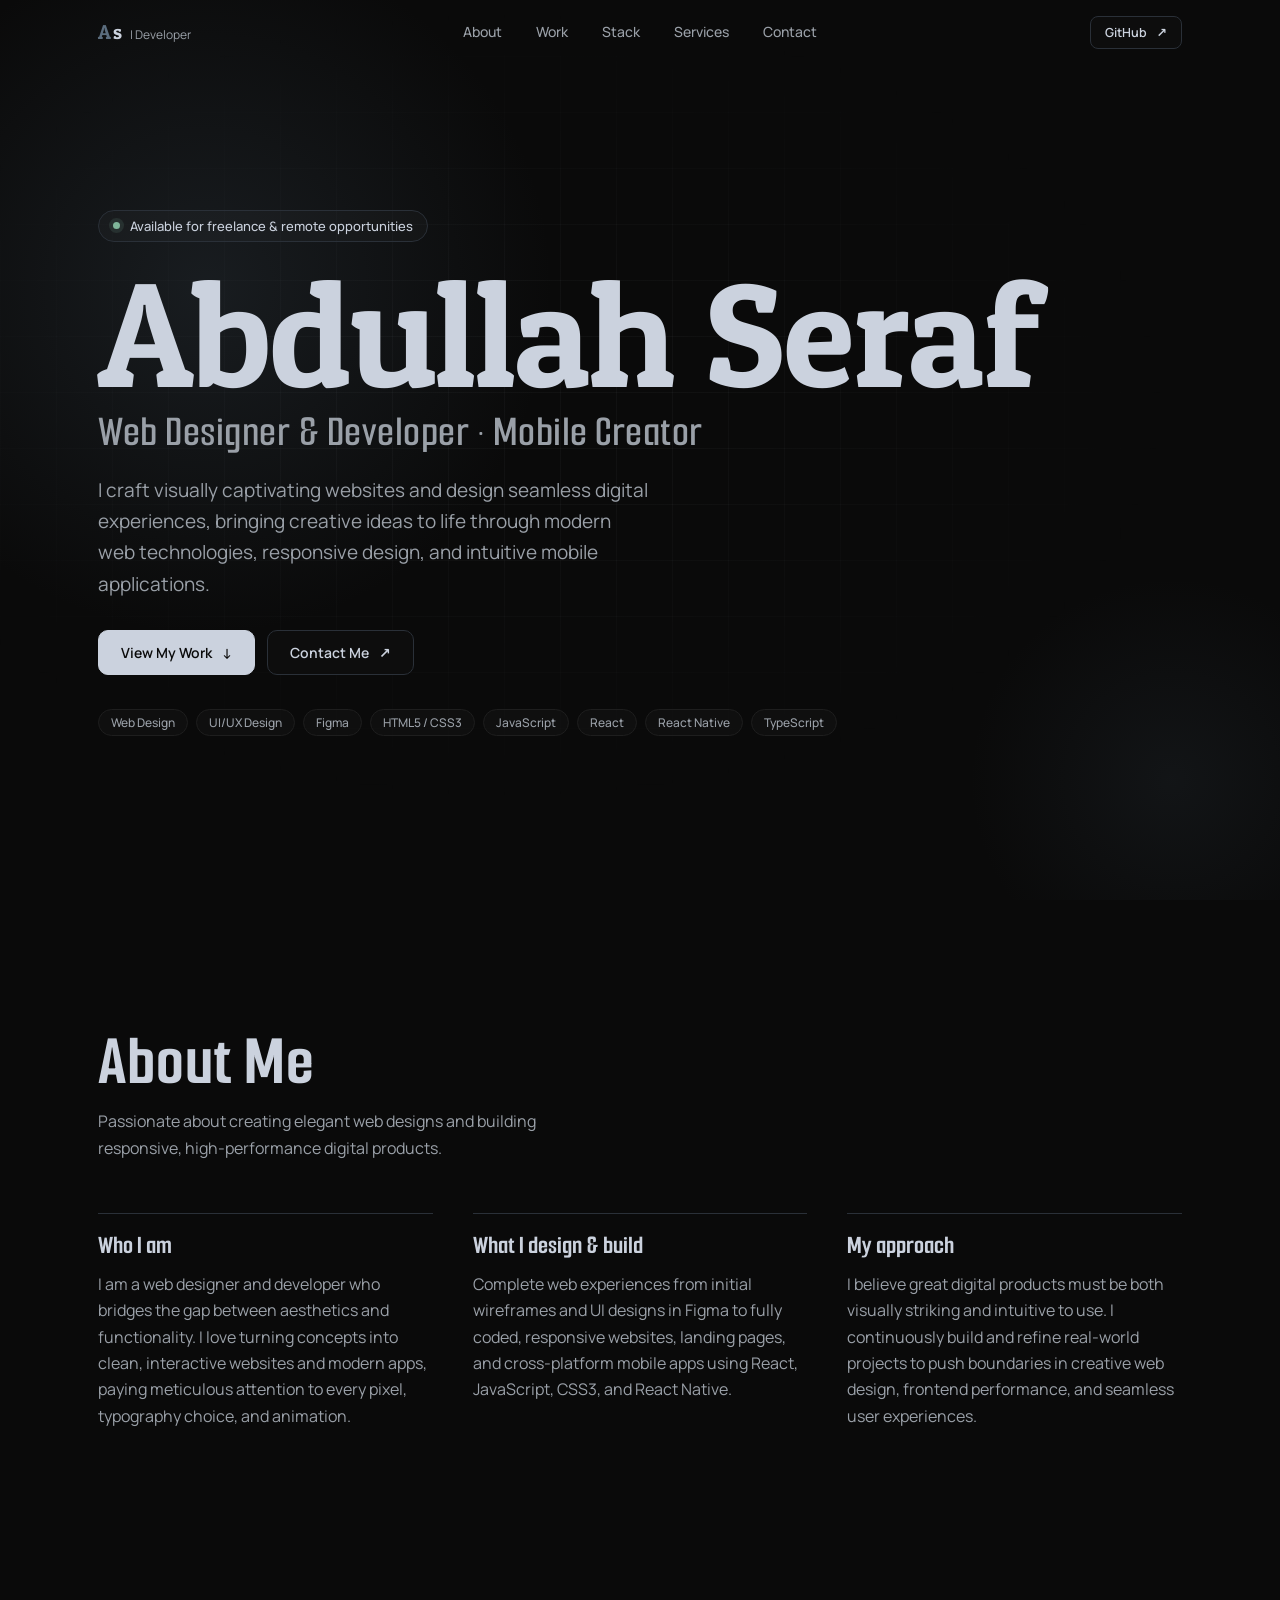
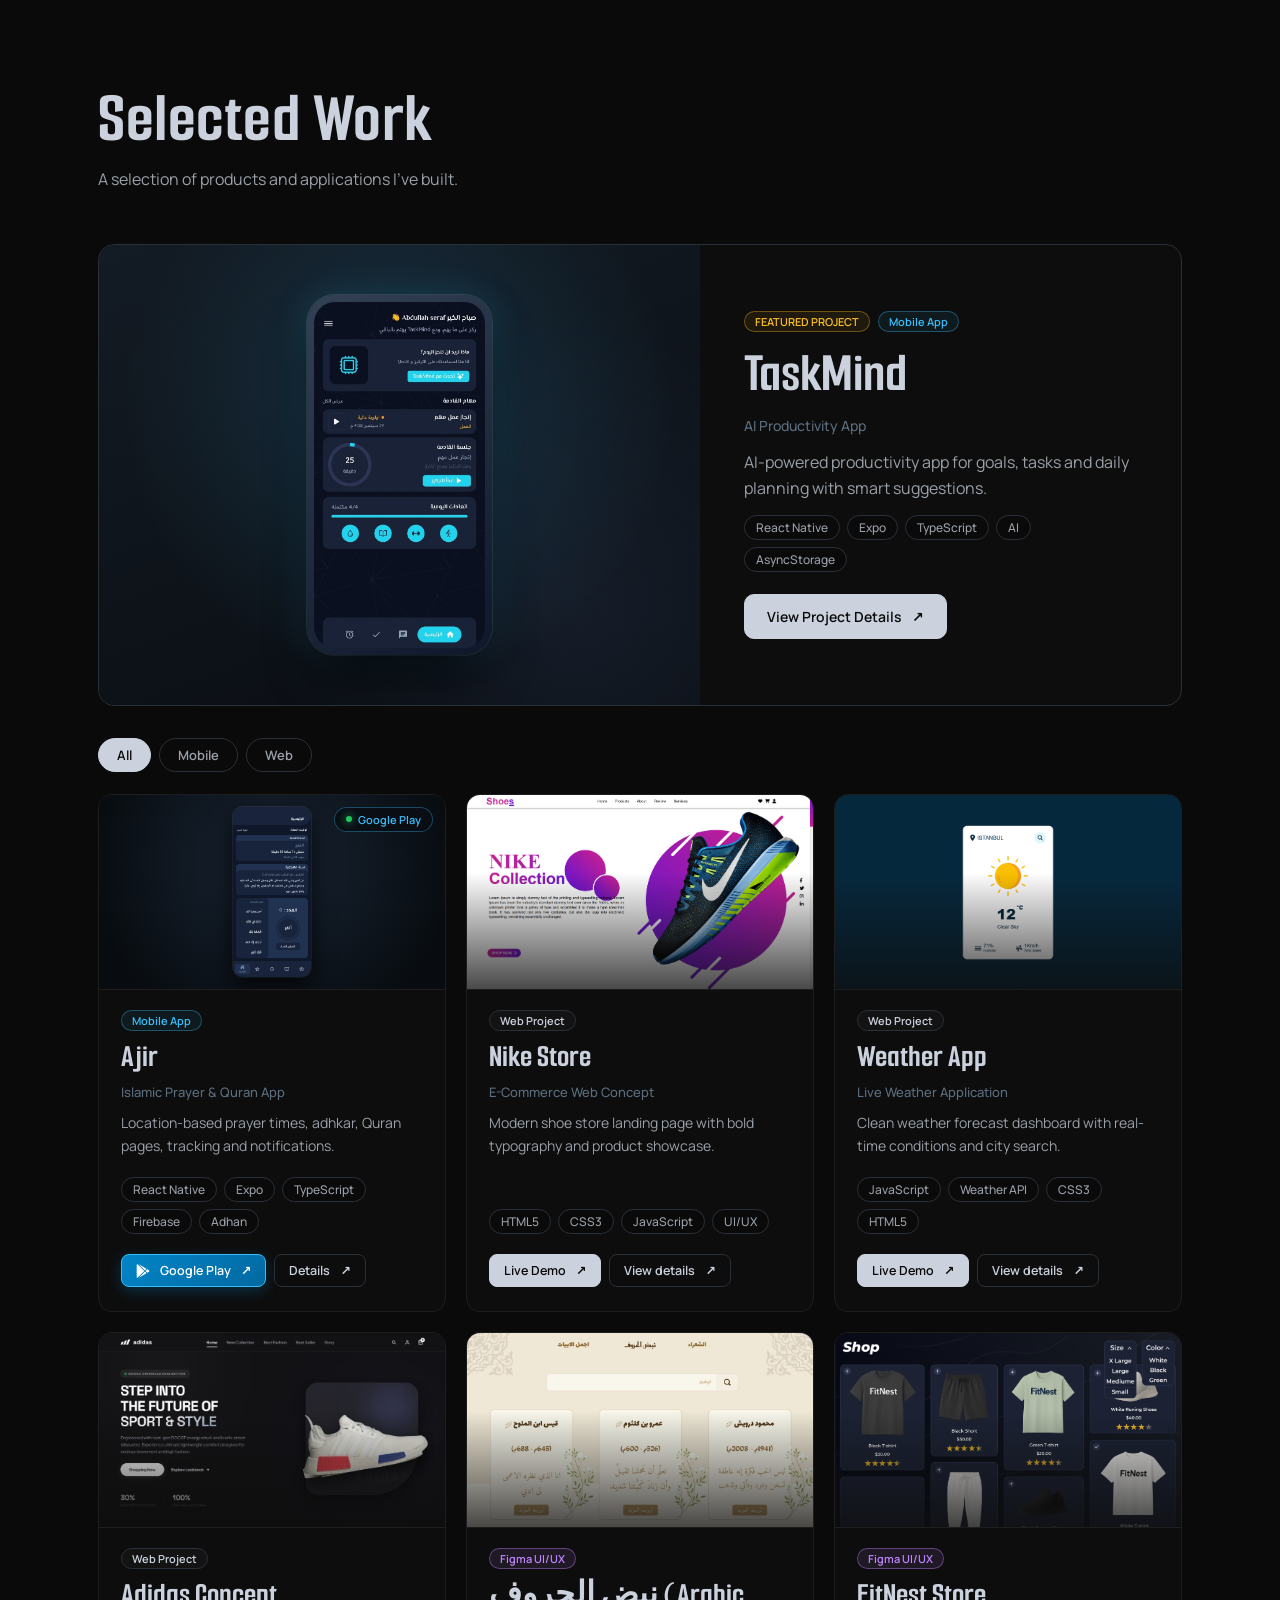
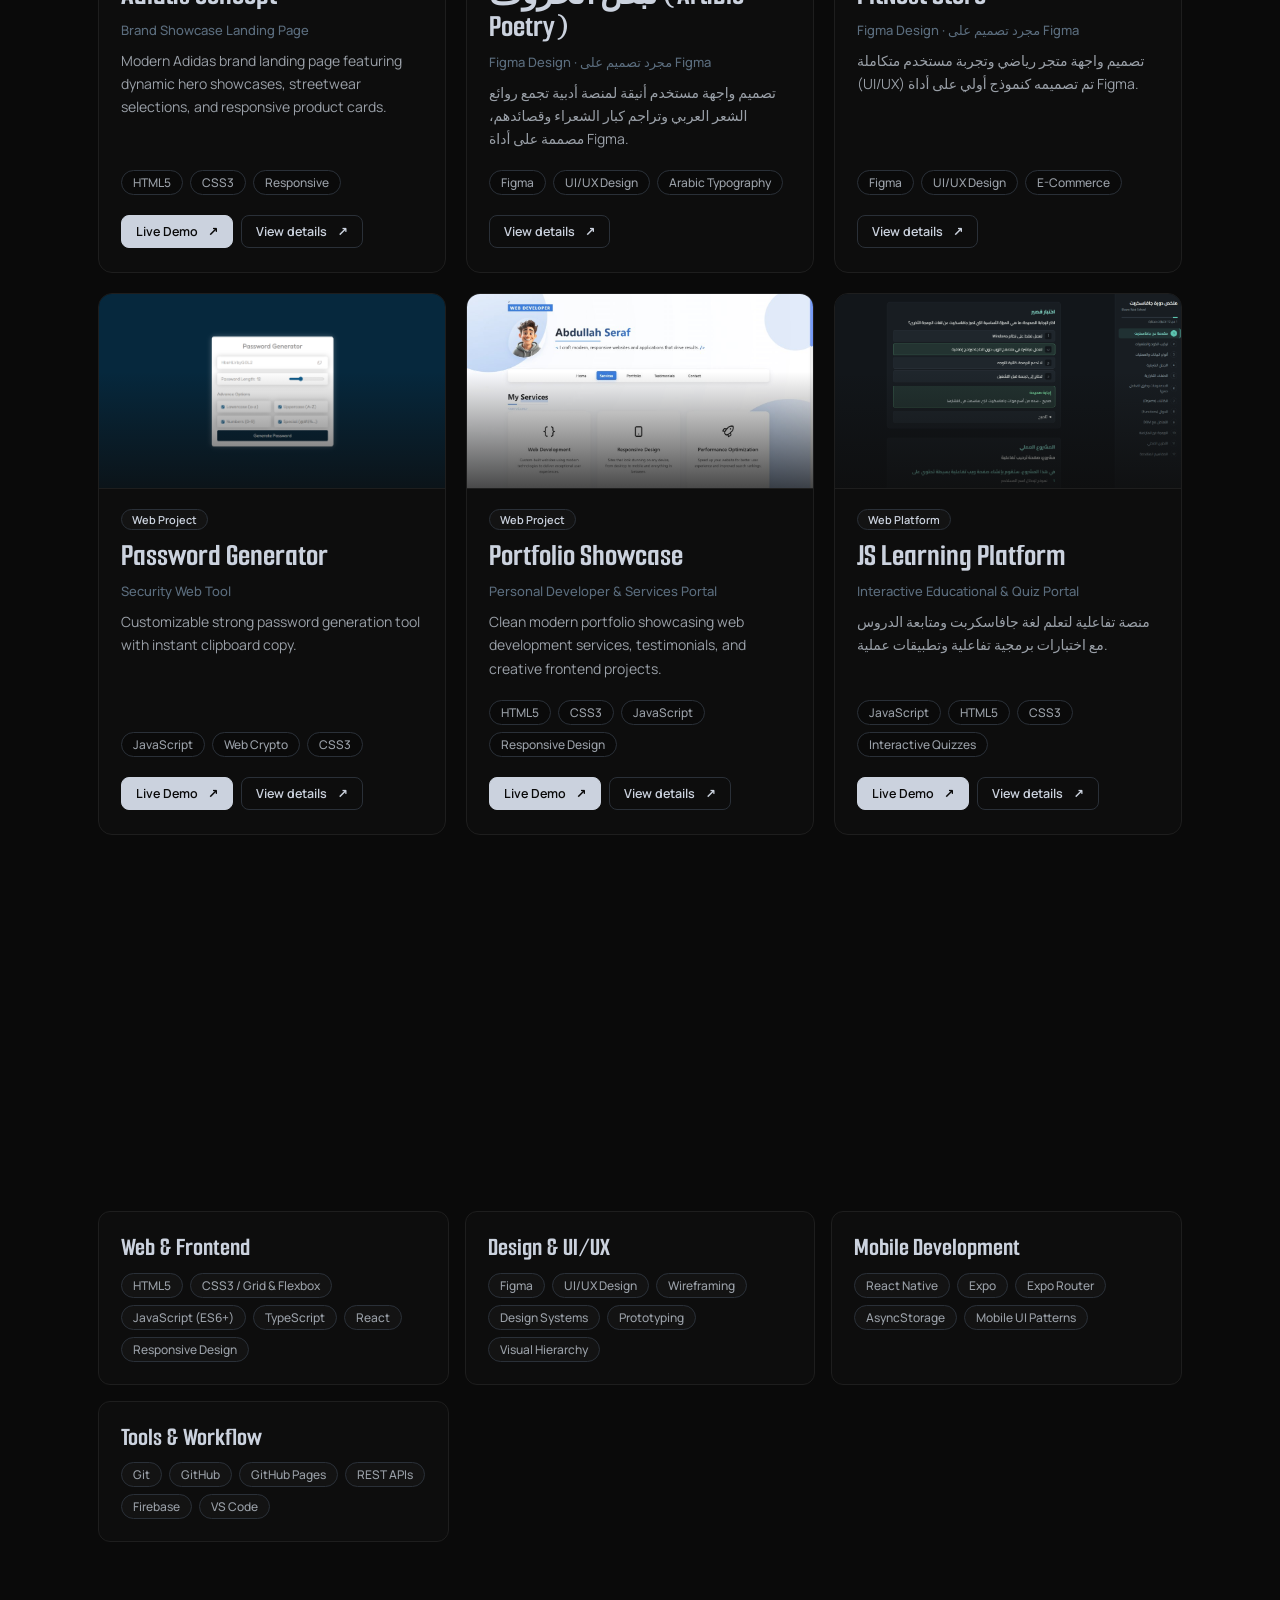
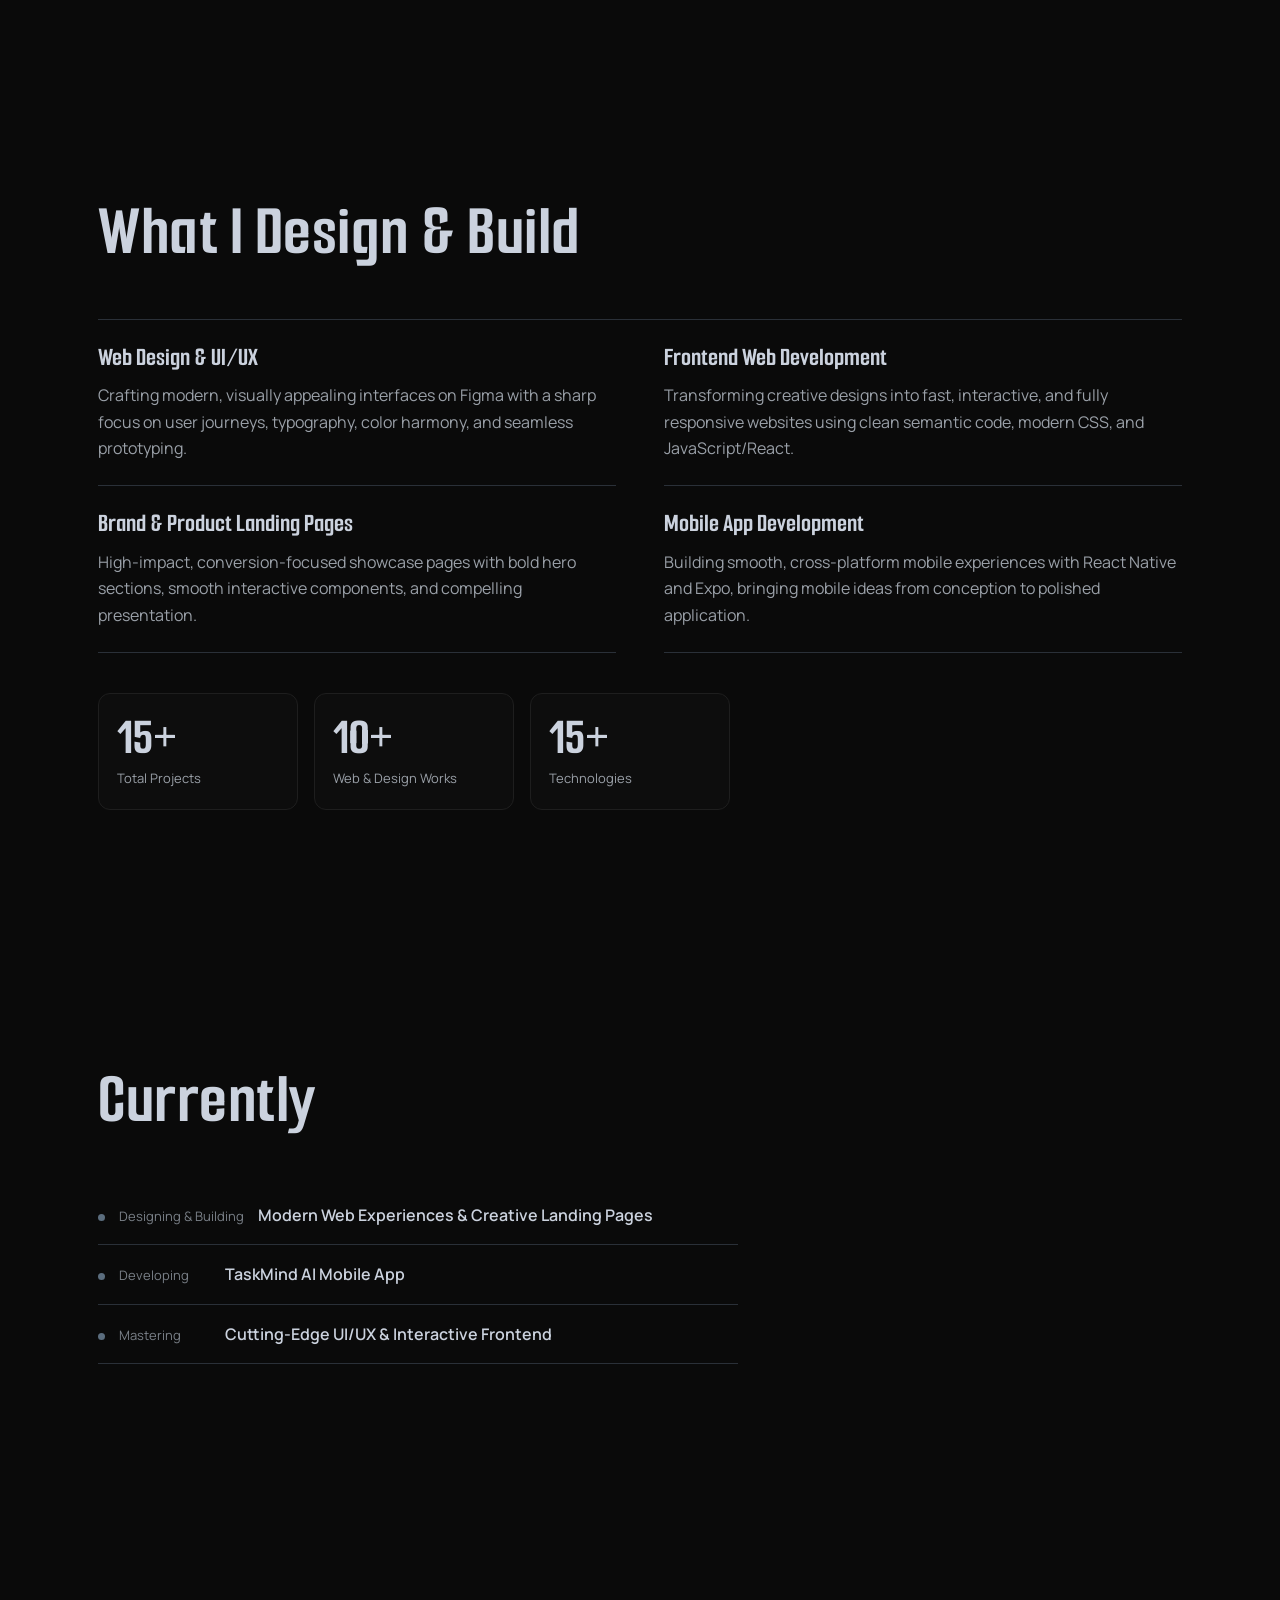
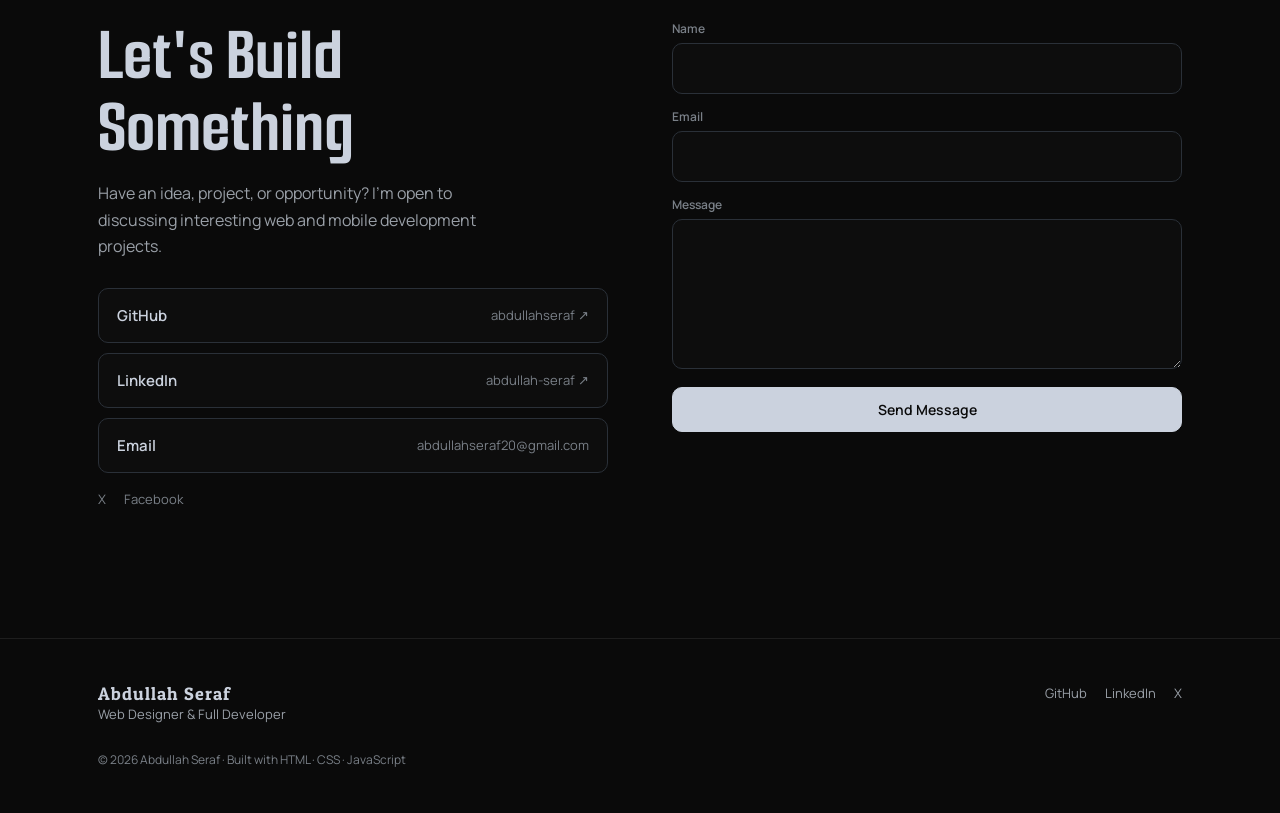
<file: index.html>
<!doctype html>
<html lang="en">
  <head>
    <meta charset="UTF-8" />
    <meta name="viewport" content="width=device-width, initial-scale=1" />
    <title>Abdullah Seraf | Web Designer &amp; Developer</title>
    <meta
      name="description"
      content="Abdullah Seraf is a web designer and developer creating modern, responsive websites, creative UI/UX designs, and mobile applications with React, React Native, and TypeScript."
    />
    <meta name="author" content="Abdullah Seraf" />
    <meta name="theme-color" content="#0a0a0a" />
    <meta name="color-scheme" content="dark" />
    <meta property="og:type" content="website" />
    <meta
      property="og:title"
      content="Abdullah Seraf | Web Designer &amp; Developer"
    />
    <meta
      property="og:description"
      content="Creative web design, responsive frontend development, and modern mobile products."
    />
    <meta property="og:url" content="https://abdullahseraf.github.io" />
    <meta name="twitter:card" content="summary" />
    <meta
      name="twitter:title"
      content="Abdullah Seraf | Web &amp; Mobile Developer"
    />
    <meta
      name="twitter:description"
      content="Modern digital products with React, React Native &amp; TypeScript."
    />
    <link rel="icon" href="images/favicon.ico" type="image/x-icon" />
    <link rel="preconnect" href="https://fonts.googleapis.com" />
    <link rel="preconnect" href="https://fonts.gstatic.com" crossorigin />
    <link
      href="https://fonts.googleapis.com/css2?family=Manrope:wght@300..800&family=Patua+One&family=Smooch+Sans:wght@400..800&display=swap"
      rel="stylesheet"
    />
    <link rel="stylesheet" href="style.css?v=2.2" />
    <script>
      document.documentElement.classList.add("js");
    </script>
  </head>
  <body>
    <a class="skip" href="#main">Skip to content</a>
    <div class="progress" aria-hidden="true"></div>
    <header class="nav">
      <div class="wrap">
        <a class="logo" href="#home" aria-label="As Developer — home"
          >As<small>| Developer</small></a
        >
        <nav aria-label="Main">
          <ul class="menu" id="menu">
            <li><a href="#about">About</a></li>
            <li><a href="#work">Work</a></li>
            <li><a href="#stack">Stack</a></li>
            <li><a href="#services">Services</a></li>
            <li><a href="#contact">Contact</a></li>
          </ul>
        </nav>
        <a
          class="btn sm ghb"
          href="https://github.com/abdullahseraf"
          target="_blank"
          rel="noopener noreferrer"
          >GitHub <span class="arr">↗</span></a
        >
        <button
          class="burger"
          type="button"
          aria-label="Open menu"
          aria-expanded="false"
          aria-controls="menu"
        >
          <i></i><i></i>
        </button>
      </div>
    </header>

    <main id="main">
      <section class="hero" id="home">
        <div class="orb o1"></div>
        <div class="orb o2"></div>
        <div class="wrap">
          <p class="avail" data-in style="--d: 0.05s">
            <i></i>Available for freelance &amp; remote opportunities
          </p>
          <h1 data-in style="--d: 0.15s">Abdullah Seraf</h1>
          <p class="role" data-in style="--d: 0.25s">
            Web Designer &amp; Developer · Mobile Creator
          </p>
          <p class="pitch" data-in style="--d: 0.35s">
            I craft visually captivating websites and design seamless digital experiences, bringing creative ideas to life through modern web technologies, responsive design, and intuitive mobile applications.
          </p>
          <div class="cta" data-in style="--d: 0.45s">
            <a class="btn solid" href="#work"
              >View My Work <span class="arr">↓</span></a
            >
            <a class="btn" href="#contact"
              >Contact Me <span class="arr">↗</span></a
            >
          </div>
          <ul class="chips" data-in style="--d: 0.55s">
            <li>Web Design</li>
            <li>UI/UX Design</li>
            <li>Figma</li>
            <li>HTML5 / CSS3</li>
            <li>JavaScript</li>
            <li>React</li>
            <li>React Native</li>
            <li>TypeScript</li>
          </ul>
        </div>
      </section>
      <section id="about">
        <div class="wrap">
          <div class="head rv">
            <h2 class="h2">About Me</h2>
            <p class="sub">
              Passionate about creating elegant web designs and building responsive, high-performance digital products.
            </p>
          </div>
          <div class="three">
            <div class="rv">
              <h3>Who I am</h3>
              <p>
                I am a web designer and developer who bridges the gap between aesthetics and functionality. I love turning concepts into clean, interactive websites and modern apps, paying meticulous attention to every pixel, typography choice, and animation.
              </p>
            </div>
            <div class="rv">
              <h3>What I design &amp; build</h3>
              <p>
                Complete web experiences from initial wireframes and UI designs in Figma to fully coded, responsive websites, landing pages, and cross-platform mobile apps using React, JavaScript, CSS3, and React Native.
              </p>
            </div>
            <div class="rv">
              <h3>My approach</h3>
              <p>
                I believe great digital products must be both visually striking and intuitive to use. I continuously build and refine real-world projects to push boundaries in creative web design, frontend performance, and seamless user experiences.
              </p>
            </div>
          </div>
        </div>
      </section>

      <section id="work">
        <div class="wrap">
          <div class="head rv">
            <h2 class="h2">Selected Work</h2>
            <p class="sub">
              A selection of products and applications I've built.
            </p>
          </div>

          <article class="feat rv">
            <div class="preview is-mobile-feat" aria-hidden="true">
              <div class="mockup-frame">
                <img src="images/Taskmind.jpg" alt="TaskMind App screenshot" />
              </div>
            </div>
            <div class="fbody">
              <div class="feat-top">
                <span class="badge feat-badge">FEATURED PROJECT</span>
                <span class="badge badge-mobile">Mobile App</span>
              </div>
              <h3>TaskMind</h3>
              <p class="kind">AI Productivity App</p>
              <p>
                AI-powered productivity app for goals, tasks and daily planning with smart suggestions.
              </p>
              <ul class="pills">
                <li>React Native</li>
                <li>Expo</li>
                <li>TypeScript</li>
                <li>AI</li>
                <li>AsyncStorage</li>
              </ul>
              <div class="row">
                <button class="btn solid" type="button" data-open="taskmind">
                  View Project Details <span class="arr">↗</span>
                </button>
              </div>
            </div>
          </article>

          <div class="filters" role="group" aria-label="Filter projects">
            <button type="button" data-f="all" aria-pressed="true">All</button>
            <button type="button" data-f="mobile" aria-pressed="false">
              Mobile
            </button>
            <button type="button" data-f="web" aria-pressed="false">Web</button>
          </div>
          <div class="grid">
            <article class="card app rv" data-t="mobile">
              <div class="card-thumb mobile-thumb">
                <img src="images/Ajir.jpg" alt="Ajir Islamic Mobile App" loading="lazy" />
                <span class="thumb-badge"><i class="dot live"></i> Google Play</span>
              </div>
              <div class="card-body">
                <div class="card-meta">
                  <span class="badge badge-mobile">Mobile App</span>
                </div>
                <h3>Ajir</h3>
                <p class="kind">Islamic Prayer &amp; Quran App</p>
                <p>
                  Location-based prayer times, adhkar, Quran pages, tracking and notifications.
                </p>
                <ul class="pills">
                  <li>React Native</li>
                  <li>Expo</li>
                  <li>TypeScript</li>
                  <li>Firebase</li>
                  <li>Adhan</li>
                </ul>
                <div class="row">
                  <a
                    class="btn sm solid store-btn"
                    href="https://play.google.com/store/apps/details?id=com.anonymous.ajir&amp;pli=1"
                    target="_blank"
                    rel="noopener noreferrer"
                    aria-label="Download Ajir from Google Play Store"
                  >
                    <svg class="play-icon" viewBox="0 0 512 512" width="14" height="14" fill="currentColor" aria-hidden="true">
                      <path d="M325.3 234.3L104.6 13l280.8 161.2-60.1 59.9zM47 0C34 6.8 25.3 19.2 25.3 35.3v441.3c0 16.1 8.7 28.5 21.7 35.3l256.6-256L47 0zm425.2 225.6l-58.9-34.1-65.7 64.5 65.7 64.5 60.1-34.1c18-14.3 18-46.5-1.2-60.8zM104.6 499l280.8-161.2-60.1-60.1L104.6 499z"/>
                    </svg>
                    Google Play <span class="arr">↗</span>
                  </a>
                  <button class="btn sm" type="button" data-open="ajir">
                    Details <span class="arr">↗</span>
                  </button>
                </div>
              </div>
            </article>

            <article class="card app rv" data-t="web">
              <div class="card-thumb">
                <img src="images/nike.png" alt="Nike Shoe Store screenshot" loading="lazy" />
              </div>
              <div class="card-body">
                <div class="card-meta">
                  <span class="badge badge-web">Web Project</span>
                </div>
                <h3>Nike Store</h3>
                <p class="kind">E-Commerce Web Concept</p>
                <p>Modern shoe store landing page with bold typography and product showcase.</p>
                <ul class="pills">
                  <li>HTML5</li>
                  <li>CSS3</li>
                  <li>JavaScript</li>
                  <li>UI/UX</li>
                </ul>
                <div class="row">
                  <a
                    class="btn sm solid live-btn"
                    href="https://abdullahseraf.github.io/Nike-Store/"
                    target="_blank"
                    rel="noopener noreferrer"
                  >
                    Live Demo <span class="arr">↗</span>
                  </a>
                  <button
                    class="btn sm"
                    type="button"
                    data-open="shoe"
                    aria-haspopup="dialog"
                  >
                    View details <span class="arr">↗</span>
                  </button>
                </div>
              </div>
            </article>

            <article class="card app rv" data-t="web">
              <div class="card-thumb">
                <img src="images/weather.png" alt="Weather Website screenshot" loading="lazy" />
              </div>
              <div class="card-body">
                <div class="card-meta">
                  <span class="badge badge-web">Web Project</span>
                </div>
                <h3>Weather App</h3>
                <p class="kind">Live Weather Application</p>
                <p>Clean weather forecast dashboard with real-time conditions and city search.</p>
                <ul class="pills">
                  <li>JavaScript</li>
                  <li>Weather API</li>
                  <li>CSS3</li>
                  <li>HTML5</li>
                </ul>
                <div class="row">
                  <a
                    class="btn sm solid live-btn"
                    href="https://abdullahseraf.github.io/weather-app/"
                    target="_blank"
                    rel="noopener noreferrer"
                  >
                    Live Demo <span class="arr">↗</span>
                  </a>
                  <button
                    class="btn sm"
                    type="button"
                    data-open="weather"
                    aria-haspopup="dialog"
                  >
                    View details <span class="arr">↗</span>
                  </button>
                </div>
              </div>
            </article>

            <article class="card app rv" data-t="web">
              <div class="card-thumb">
                <img src="images/adidas-hero.jpg" alt="Adidas Concept Landing Page" loading="lazy" />
              </div>
              <div class="card-body">
                <div class="card-meta">
                  <span class="badge badge-web">Web Project</span>
                </div>
                <h3>Adidas Concept</h3>
                <p class="kind">Brand Showcase Landing Page</p>
                <p>Modern Adidas brand landing page featuring dynamic hero showcases, streetwear selections, and responsive product cards.</p>
                <ul class="pills">
                  <li>HTML5</li>
                  <li>CSS3</li>
                  <li>Responsive</li>
                </ul>
                <div class="row">
                  <a
                    class="btn sm solid live-btn"
                    href="https://abdullahseraf.github.io/Adidas/"
                    target="_blank"
                    rel="noopener noreferrer"
                  >
                    Live Demo <span class="arr">↗</span>
                  </a>
                  <button
                    class="btn sm"
                    type="button"
                    data-open="adidas"
                    aria-haspopup="dialog"
                  >
                    View details <span class="arr">↗</span>
                  </button>
                </div>
              </div>
            </article>

            <article class="card app rv" data-t="web">
              <div class="card-thumb">
                <img src="images/nabdh-1.jpg" alt="نبض الحروف - منصة الشعر العربي Figma UI/UX Design" loading="lazy" />
              </div>
              <div class="card-body">
                <div class="card-meta">
                  <span class="badge badge-figma">Figma UI/UX</span>
                </div>
                <h3>نبض الحروف (Arabic Poetry)</h3>
                <p class="kind">Figma Design · مجرد تصميم على Figma</p>
                <p>تصميم واجهة مستخدم أنيقة لمنصة أدبية تجمع روائع الشعر العربي وتراجم كبار الشعراء وقصائدهم، مصممة على أداة Figma.</p>
                <ul class="pills">
                  <li>Figma</li>
                  <li>UI/UX Design</li>
                  <li>Arabic Typography</li>
                </ul>
                <div class="row">
                  <button
                    class="btn sm"
                    type="button"
                    data-open="arabs"
                    aria-haspopup="dialog"
                  >
                    View details <span class="arr">↗</span>
                  </button>
                </div>
              </div>
            </article>

            <article class="card app rv" data-t="web">
              <div class="card-thumb">
                <img src="images/fitnest.png" alt="FitNest Shop Figma UI/UX Design" loading="lazy" />
              </div>
              <div class="card-body">
                <div class="card-meta">
                  <span class="badge badge-figma">Figma UI/UX</span>
                </div>
                <h3>FitNest Store</h3>
                <p class="kind">Figma Design · مجرد تصميم على Figma</p>
                <p>تصميم واجهة متجر رياضي وتجربة مستخدم متكاملة (UI/UX) تم تصميمه كنموذج أولي على أداة Figma.</p>
                <ul class="pills">
                  <li>Figma</li>
                  <li>UI/UX Design</li>
                  <li>E-Commerce</li>
                </ul>
                <div class="row">
                  <button
                    class="btn sm"
                    type="button"
                    data-open="shop"
                    aria-haspopup="dialog"
                  >
                    View details <span class="arr">↗</span>
                  </button>
                </div>
              </div>
            </article>

            <article class="card app rv" data-t="web">
              <div class="card-thumb">
                <img src="images/pasword.png" alt="Password Generator screenshot" loading="lazy" />
              </div>
              <div class="card-body">
                <div class="card-meta">
                  <span class="badge badge-web">Web Project</span>
                </div>
                <h3>Password Generator</h3>
                <p class="kind">Security Web Tool</p>
                <p>Customizable strong password generation tool with instant clipboard copy.</p>
                <ul class="pills">
                  <li>JavaScript</li>
                  <li>Web Crypto</li>
                  <li>CSS3</li>
                </ul>
                <div class="row">
                  <a
                    class="btn sm solid live-btn"
                    href="https://abdullahseraf.github.io/Password-Generator/"
                    target="_blank"
                    rel="noopener noreferrer"
                  >
                    Live Demo <span class="arr">↗</span>
                  </a>
                  <button
                    class="btn sm"
                    type="button"
                    data-open="password"
                    aria-haspopup="dialog"
                  >
                    View details <span class="arr">↗</span>
                  </button>
                </div>
              </div>
            </article>

            <article class="card app rv" data-t="web">
              <div class="card-thumb">
                <img src="images/portfolio-showcase.jpg" alt="Abdullah Seraf Portfolio Showcase" loading="lazy" />
              </div>
              <div class="card-body">
                <div class="card-meta">
                  <span class="badge badge-web">Web Project</span>
                </div>
                <h3>Portfolio Showcase</h3>
                <p class="kind">Personal Developer &amp; Services Portal</p>
                <p>Clean modern portfolio showcasing web development services, testimonials, and creative frontend projects.</p>
                <ul class="pills">
                  <li>HTML5</li>
                  <li>CSS3</li>
                  <li>JavaScript</li>
                  <li>Responsive Design</li>
                </ul>
                <div class="row">
                  <a
                    class="btn sm solid live-btn"
                    href="https://abdullahseraf.github.io/Portfolio-v2/"
                    target="_blank"
                    rel="noopener noreferrer"
                  >
                    Live Demo <span class="arr">↗</span>
                  </a>
                  <button
                    class="btn sm"
                    type="button"
                    data-open="portfolio"
                    aria-haspopup="dialog"
                  >
                    View details <span class="arr">↗</span>
                  </button>
                </div>
              </div>
            </article>

            <article class="card app rv" data-t="web">
              <div class="card-thumb">
                <img src="images/alziro-3.png" alt="JavaScript Learning Platform" loading="lazy" />
              </div>
              <div class="card-body">
                <div class="card-meta">
                  <span class="badge badge-web">Web Platform</span>
                </div>
                <h3>JS Learning Platform</h3>
                <p class="kind">Interactive Educational &amp; Quiz Portal</p>
                <p>منصة تفاعلية لتعلم لغة جافاسكربت ومتابعة الدروس مع اختبارات برمجية تفاعلية وتطبيقات عملية.</p>
                <ul class="pills">
                  <li>JavaScript</li>
                  <li>HTML5</li>
                  <li>CSS3</li>
                  <li>Interactive Quizzes</li>
                </ul>
                <div class="row">
                  <a
                    class="btn sm solid live-btn"
                    href="https://abdullahseraf.github.io/alziro-js/"
                    target="_blank"
                    rel="noopener noreferrer"
                  >
                    Live Demo <span class="arr">↗</span>
                  </a>
                  <button
                    class="btn sm"
                    type="button"
                    data-open="alziro"
                    aria-haspopup="dialog"
                  >
                    View details <span class="arr">↗</span>
                  </button>
                </div>
              </div>
            </article>
          </div>
        </div>
      </section>

      <section id="stack">
        <div class="wrap">
          <div class="head rv"><h2 class="h2">Tech Stack</h2></div>
          <div class="sgrid">
            <div class="sg rv">
              <h3>Web &amp; Frontend</h3>
              <ul class="pills">
                <li>HTML5</li>
                <li>CSS3 / Grid &amp; Flexbox</li>
                <li>JavaScript (ES6+)</li>
                <li>TypeScript</li>
                <li>React</li>
                <li>Responsive Design</li>
              </ul>
            </div>
            <div class="sg rv">
              <h3>Design &amp; UI/UX</h3>
              <ul class="pills">
                <li>Figma</li>
                <li>UI/UX Design</li>
                <li>Wireframing</li>
                <li>Design Systems</li>
                <li>Prototyping</li>
                <li>Visual Hierarchy</li>
              </ul>
            </div>
            <div class="sg rv">
              <h3>Mobile Development</h3>
              <ul class="pills">
                <li>React Native</li>
                <li>Expo</li>
                <li>Expo Router</li>
                <li>AsyncStorage</li>
                <li>Mobile UI Patterns</li>
              </ul>
            </div>
            <div class="sg rv">
              <h3>Tools &amp; Workflow</h3>
              <ul class="pills">
                <li>Git</li>
                <li>GitHub</li>
                <li>GitHub Pages</li>
                <li>REST APIs</li>
                <li>Firebase</li>
                <li>VS Code</li>
              </ul>
            </div>
          </div>
        </div>
      </section>

      <section id="services">
        <div class="wrap">
          <div class="head rv"><h2 class="h2">What I Design &amp; Build</h2></div>
          <div class="bgrid">
            <div class="build rv">
              <h3>Web Design &amp; UI/UX</h3>
              <p>
                Crafting modern, visually appealing interfaces on Figma with a sharp focus on user journeys, typography, color harmony, and seamless prototyping.
              </p>
            </div>
            <div class="build rv">
              <h3>Frontend Web Development</h3>
              <p>
                Transforming creative designs into fast, interactive, and fully responsive websites using clean semantic code, modern CSS, and JavaScript/React.
              </p>
            </div>
            <div class="build rv">
              <h3>Brand &amp; Product Landing Pages</h3>
              <p>
                High-impact, conversion-focused showcase pages with bold hero sections, smooth interactive components, and compelling presentation.
              </p>
            </div>
            <div class="build rv">
              <h3>Mobile App Development</h3>
              <p>
                Building smooth, cross-platform mobile experiences with React Native and Expo, bringing mobile ideas from conception to polished application.
              </p>
            </div>
          </div>
          <div class="stats">
            <div class="rv">
              <strong data-to="15" data-suf="+">15+</strong
              ><span>Total Projects</span>
            </div>
            <div class="rv">
              <strong data-to="10" data-suf="+">10+</strong
              ><span>Web &amp; Design Works</span>
            </div>
            <div class="rv">
              <strong data-to="15" data-suf="+">15+</strong
              ><span>Technologies</span>
            </div>
          </div>
        </div>
      </section>

      <section id="now" aria-labelledby="nowT">
        <div class="wrap">
          <div class="head rv"><h2 class="h2" id="nowT">Currently</h2></div>
          <div class="now rv">
            <div>
              <i></i><span>Designing &amp; Building</span><b>Modern Web Experiences &amp; Creative Landing Pages</b>
            </div>
            <div><i></i><span>Developing</span><b>TaskMind AI Mobile App</b></div>
            <div>
              <i></i><span>Mastering</span><b>Cutting-Edge UI/UX &amp; Interactive Frontend</b>
            </div>
          </div>
        </div>
      </section>

      <section id="contact">
        <div class="wrap cbox">
          <div class="rv">
            <h2>Let's Build Something</h2>
            <p class="lead">
              Have an idea, project, or opportunity? I'm open to discussing
              interesting web and mobile development projects.
            </p>
            <div class="links">
              <a
                class="lk"
                href="https://github.com/abdullahseraf"
                target="_blank"
                rel="noopener noreferrer"
                >GitHub <small>abdullahseraf ↗</small></a
              >
              <a
                class="lk"
                href="https://www.linkedin.com/in/abdullah-seraf-761bb6325/"
                target="_blank"
                rel="noopener noreferrer"
                >LinkedIn <small>abdullah-seraf ↗</small></a
              >
              <a class="lk" href="mailto:abdullahseraf20@gmail.com"
                >Email <small>abdullahseraf20@gmail.com</small></a
              >
              <div class="minor">
                <a
                  href="https://x.com/AbdullahSeraf"
                  target="_blank"
                  rel="noopener noreferrer"
                  >X</a
                ><a
                  href="https://www.facebook.com/profile.php?id=100073133985251"
                  target="_blank"
                  rel="noopener noreferrer"
                  >Facebook</a
                >
              </div>
            </div>
          </div>
          <form id="contactForm" class="rv">
            <label
              >Name<input type="text" name="name" autocomplete="name" required
            /></label>
            <label
              >Email<input
                type="email"
                name="email"
                autocomplete="email"
                inputmode="email"
                required
            /></label>
            <label>Message<textarea name="message" required></textarea></label>
            <button
              class="btn solid"
              type="submit"
              style="justify-content: center"
            >
              Send Message
            </button>
            <p id="status" role="status" aria-live="polite"></p>
          </form>
        </div>
      </section>
    </main>

    <footer>
      <div class="wrap">
        <div>
          <h4>Abdullah Seraf</h4>
          <p>Web Designer &amp; Full Developer</p>
        </div>
        <ul class="fl">
          <li>
            <a
              href="https://github.com/abdullahseraf"
              target="_blank"
              rel="noopener noreferrer"
              >GitHub</a
            >
          </li>
          <li>
            <a
              href="https://www.linkedin.com/in/abdullah-seraf-761bb6325/"
              target="_blank"
              rel="noopener noreferrer"
              >LinkedIn</a
            >
          </li>
          <li>
            <a
              href="https://x.com/AbdullahSeraf"
              target="_blank"
              rel="noopener noreferrer"
              >X</a
            >
          </li>
        </ul>
        <p class="built">
          © 2026 Abdullah Seraf · Built with HTML · CSS · JavaScript
        </p>
      </div>
    </footer>

    <dialog id="modal" aria-labelledby="mTitle">
      <div class="mh">
        <div>
          <h3 id="mTitle"></h3>
          <p class="kind" id="mCat"></p>
        </div>
        <button
          class="x"
          type="button"
          data-close
          aria-label="Close project details"
        >
          ×
        </button>
      </div>
      <div class="mb" id="mBody"></div>
    </dialog>
    <script src="Script.js?v=2.2" defer></script>
  </body>
</html>
</file>
<file: style.css>
/* Portfolio — dark, minimal, mobile-first. */
:root {
  --bg: #0a0a0a;
  --panel: #0d0d0d;
  --line: #1e1e1e;
  --line2: #2a3038;
  --steel: #3e4c59;
  --steel-hi: #5b6d7e;
  --ice: #cbd2de;
  --text: #9aa0a8;
  --muted: #7a8088;
  --tint: #ffffff06;
  --pad: clamp(20px, 5vw, 48px);
  --sec: clamp(72px, 11vw, 128px);
  --display: "Smooch Sans", "Arial Narrow", sans-serif;
  --logo: "Patua One", Georgia, serif;
  --ui: "Manrope", system-ui, -apple-system, "Segoe UI", sans-serif;
  --ease: cubic-bezier(0.2, 0.7, 0.2, 1);
}
* {
  box-sizing: border-box;
}
html {
  scroll-behavior: smooth;
  -webkit-text-size-adjust: 100%;
  scroll-padding-top: 72px;
}
body {
  margin: 0;
  background: var(--bg);
  color: var(--text);
  font: 400 clamp(15px, 1.6vw, 16px)/1.65 var(--ui);
  overflow-x: hidden;
}
img {
  max-width: 100%;
  display: block;
}
a {
  color: inherit;
  text-decoration: none;
}
h1,
h2,
h3,
h4,
p,
ul {
  margin: 0;
}
ul {
  padding: 0;
  list-style: none;
}
:focus-visible {
  outline: 2px solid var(--steel-hi);
  outline-offset: 3px;
  border-radius: 6px;
}
::selection {
  background: var(--steel);
  color: #fff;
}
.wrap {
  width: 100%;
  max-width: 1180px;
  margin-inline: auto;
  padding-inline: var(--pad);
}
section {
  position: relative;
  padding-block: var(--sec);
}
.skip {
  position: fixed;
  left: 16px;
  top: -64px;
  z-index: 100;
  padding: 8px 16px;
  background: var(--panel);
  border: 1px solid var(--steel);
  border-radius: 8px;
  color: var(--ice);
}
.skip:focus {
  top: 12px;
}
.progress {
  position: fixed;
  inset: 0 0 auto;
  height: 2px;
  z-index: 70;
  background: var(--steel-hi);
  transform-origin: 0 50%;
  transform: scaleX(var(--p, 0));
}

/* type */
.h2 {
  font: 700 clamp(44px, 8vw, 72px)/0.95 var(--display);
  color: var(--ice);
  letter-spacing: 0.5px;
}
.sub {
  max-width: 52ch;
  margin-top: 12px;
  color: var(--text);
}
.head {
  margin-bottom: clamp(28px, 5vw, 52px);
}
.tag {
  display: inline-block;
  margin-bottom: 14px;
  font: 600 12px var(--ui);
  letter-spacing: 0.14em;
  color: var(--steel-hi);
}

/* buttons */
.btn {
  display: inline-flex;
  align-items: center;
  gap: 10px;
  padding: 12px 22px;
  font: 600 14px var(--ui);
  color: var(--ice);
  background: var(--panel);
  border: 1px solid var(--line2);
  border-radius: 10px;
  cursor: pointer;
  transition:
    border-color 0.35s,
    background 0.35s,
    color 0.35s,
    box-shadow 0.35s;
}
.btn:hover {
  border-color: var(--steel-hi);
  box-shadow: 0 0 0 4px #3e4c5922;
}
.btn.solid {
  background: var(--ice);
  color: var(--bg);
  border-color: var(--ice);
}
.btn.solid:hover {
  background: #fff;
  box-shadow: 0 0 24px #cbd2de33;
}
.arr {
  display: inline-block;
  transition: transform 0.35s var(--ease);
}
.btn:hover .arr,
a:hover > .arr {
  transform: translate(3px, -3px);
}

/* nav */
.nav {
  position: fixed;
  inset: 0 0 auto;
  z-index: 60;
  border-bottom: 1px solid transparent;
  transition:
    background 0.4s,
    border-color 0.4s,
    backdrop-filter 0.4s;
}
.nav.scrolled,
.nav.open {
  background: #0a0a0acc;
  border-color: var(--line);
  -webkit-backdrop-filter: blur(14px);
  backdrop-filter: blur(14px);
}
.nav .wrap {
  display: flex;
  align-items: center;
  justify-content: space-between;
  gap: 16px;
  height: 64px;
}
.logo {
  font: 400 20px var(--logo);
  letter-spacing: 2px;
  color: var(--ice);
}
.logo::first-letter {
  color: var(--steel-hi);
}
.logo small {
  margin-left: 6px;
  font: 400 12px var(--ui);
  letter-spacing: 0;
  color: var(--text);
}
.menu {
  position: absolute;
  top: 64px;
  left: 0;
  right: 0;
  padding: 8px var(--pad) 20px;
  background: #0a0a0af2;
  border-bottom: 1px solid var(--line);
  opacity: 0;
  visibility: hidden;
  translate: 0 -10px;
  transition:
    opacity 0.3s,
    translate 0.3s var(--ease),
    visibility 0.3s;
}
.nav.open .menu {
  opacity: 1;
  visibility: visible;
  translate: 0 0;
}
.menu a {
  display: block;
  padding: 14px 0;
  font-size: 17px;
  color: var(--ice);
  border-bottom: 1px solid var(--line);
}
.menu li:last-child a {
  border: 0;
}
.menu a.on {
  color: #fff;
}
.ghb {
  display: none;
}
.burger {
  width: 42px;
  height: 40px;
  display: grid;
  place-content: center;
  gap: 6px;
  background: none;
  border: 1px solid var(--line2);
  border-radius: 10px;
  cursor: pointer;
}
.burger i {
  display: block;
  width: 18px;
  height: 2px;
  background: var(--ice);
  transition:
    transform 0.3s,
    opacity 0.3s;
}
.nav.open .burger i:first-child {
  transform: translateY(4px) rotate(45deg);
}
.nav.open .burger i:last-child {
  transform: translateY(-4px) rotate(-45deg);
}
@media (min-width: 900px) {
  .burger {
    display: none;
  }
  .menu {
    position: static;
    display: flex;
    gap: 6px;
    padding: 0;
    background: none;
    border: 0;
    opacity: 1;
    visibility: visible;
    translate: none;
  }
  .menu a {
    position: relative;
    padding: 8px 14px;
    font-size: 14px;
    font-weight: 500;
    color: var(--text);
    border: 0;
    transition: color 0.3s;
  }
  .menu a::after {
    content: "";
    position: absolute;
    left: 14px;
    right: 14px;
    bottom: 2px;
    height: 1px;
    background: var(--ice);
    transform: scaleX(0);
    transition: transform 0.35s var(--ease);
  }
  .menu a:hover,
  .menu a.on {
    color: var(--ice);
  }
  .menu a.on::after {
    transform: scaleX(1);
  }
  .ghb {
    display: inline-flex;
    padding: 8px 16px;
  }
}

/* hero */
.hero {
  min-height: 100vh;
  min-height: 100svh;
  display: flex;
  align-items: center;
  padding-top: 110px;
  padding-bottom: 64px;
  overflow: hidden;
}
.hero::before {
  content: "";
  position: absolute;
  inset: 0;
  z-index: -1;
  background:
    linear-gradient(#cbd2de0a 1px, transparent 1px) 0 0/56px 56px,
    linear-gradient(90deg, #cbd2de0a 1px, transparent 1px) 0 0/56px 56px;
  -webkit-mask-image: radial-gradient(
    ellipse 70% 60% at 40% 45%,
    #000 20%,
    transparent 75%
  );
  mask-image: radial-gradient(
    ellipse 70% 60% at 40% 45%,
    #000 20%,
    transparent 75%
  );
}
.orb {
  position: absolute;
  z-index: -1;
  border-radius: 50%;
  background: radial-gradient(circle, #3e4c59 0, #3e4c5900 68%);
  pointer-events: none;
}
.o1 {
  width: min(720px, 120vw);
  aspect-ratio: 1;
  top: -8%;
  left: -12%;
  opacity: 0.28;
  animation: drift 22s ease-in-out infinite alternate;
}
.o2 {
  width: min(420px, 80vw);
  aspect-ratio: 1;
  bottom: -10%;
  right: -8%;
  opacity: 0.16;
}
@keyframes drift {
  to {
    translate: 36px 24px;
  }
}
.avail {
  display: inline-flex;
  align-items: center;
  gap: 10px;
  padding: 6px 14px;
  font: 500 13px var(--ui);
  color: var(--ice);
  background: var(--tint);
  border: 1px solid var(--line2);
  border-radius: 999px;
}
.avail i {
  width: 7px;
  height: 7px;
  border-radius: 50%;
  background: #7fb69a;
  box-shadow: 0 0 0 4px #7fb69a22;
}
.hero h1 {
  margin: 22px 0 4px;
  font: 400 clamp(52px, 13.5vw, 148px)/0.95 var(--logo);
  color: var(--ice);
  letter-spacing: -0.01em;
}
.role {
  font: 600 clamp(26px, 5vw, 44px)/1.1 var(--display);
  color: var(--text);
  letter-spacing: 0.5px;
}
.pitch {
  max-width: 46ch;
  margin-top: 18px;
  font-size: clamp(16px, 2vw, 19px);
  color: var(--text);
}
.cta {
  display: flex;
  flex-wrap: wrap;
  gap: 12px;
  margin-top: 30px;
}
.chips {
  display: flex;
  flex-wrap: wrap;
  gap: 8px;
  margin-top: 34px;
}
.chips li {
  padding: 4px 12px;
  font: 500 12px var(--ui);
  color: var(--text);
  background: var(--tint);
  border: 1px solid var(--line);
  border-radius: 999px;
  transition:
    border-color 0.3s,
    color 0.3s;
}
.chips li:hover {
  border-color: var(--steel-hi);
  color: var(--ice);
}
.hero [data-in] {
  animation: up 0.8s var(--ease) both;
  animation-delay: var(--d, 0s);
}
@keyframes up {
  from {
    opacity: 0;
    translate: 0 18px;
  }
}

/* reveal */
.js .rv {
  opacity: 0;
  translate: 0 20px;
  transition:
    opacity 0.7s var(--ease),
    translate 0.7s var(--ease);
}
.js .rv.in {
  opacity: 1;
  translate: 0 0;
}

/* work */
.js .card.rv {
  transition:
    transform 0.4s var(--ease),
    border-color 0.4s,
    box-shadow 0.4s,
    opacity 0.5s var(--ease),
    translate 0.7s var(--ease),
    scale 0.3s var(--ease);
}
.feat {
  display: grid;
  gap: 0;
  margin-bottom: 32px;
  overflow: hidden;
  background: var(--panel);
  border: 1px solid var(--line2);
  border-radius: 16px;
  transition: border-color 0.4s, box-shadow 0.4s;
}
.feat:hover {
  border-color: rgba(56, 189, 248, 0.35);
  box-shadow: 0 20px 48px -15px rgba(0, 0, 0, 0.75), 0 0 30px rgba(56, 189, 248, 0.08);
}
.feat-top {
  display: flex;
  align-items: center;
  gap: 8px;
  flex-wrap: wrap;
}
.preview.is-mobile-feat {
  position: relative;
  min-height: clamp(340px, 46vw, 460px);
  display: flex !important;
  align-items: center;
  justify-content: center;
  padding: 30px 20px;
  background:
    radial-gradient(circle at 50% 35%, rgba(56, 189, 248, 0.16), transparent 65%),
    radial-gradient(circle at 80% 80%, rgba(30, 41, 59, 0.5), transparent 50%),
    linear-gradient(160deg, #131b24, #0a0d12);
  overflow: hidden;
}
.preview.is-mobile-feat::before {
  display: none !important;
}
.preview.is-mobile-feat .mockup-frame {
  position: relative;
  z-index: 2;
  height: 370px;
  max-height: 90%;
  width: 185px;
  border-radius: 28px;
  padding: 7px;
  background: linear-gradient(145deg, #334155, #0f172a);
  box-shadow:
    0 24px 48px -10px rgba(0, 0, 0, 0.85),
    0 0 0 1px rgba(255, 255, 255, 0.12),
    0 0 35px rgba(56, 189, 248, 0.18);
  transition: transform 0.5s var(--ease), box-shadow 0.5s var(--ease);
  display: flex;
}
.feat:hover .mockup-frame {
  transform: translateY(-5px) scale(1.02);
  box-shadow:
    0 28px 56px -12px rgba(0, 0, 0, 0.9),
    0 0 0 1px rgba(56, 189, 248, 0.45),
    0 0 45px rgba(56, 189, 248, 0.28);
}
.preview.is-mobile-feat .mockup-frame img {
  position: relative !important;
  inset: auto !important;
  width: 100% !important;
  height: 100% !important;
  object-fit: cover !important;
  border-radius: 21px !important;
  display: block !important;
}
.preview {
  position: relative;
  min-height: clamp(240px, 52vw, 440px);
  display: grid;
  place-content: center;
  gap: 14px;
  padding: 28px;
  overflow: hidden;
  background:
    radial-gradient(ellipse at 30% 20%, #3e4c5966, transparent 60%),
    linear-gradient(160deg, #141a20, #0d0d0d);
}
.preview::before {
  content: "";
  position: absolute;
  inset: 0;
  background:
    linear-gradient(#cbd2de0d 1px, transparent 1px) 0 0/40px 40px,
    linear-gradient(90deg, #cbd2de0d 1px, transparent 1px) 0 0/40px 40px;
  transition: transform 0.8s var(--ease);
}
.feat:hover .preview::before {
  transform: scale(1.06);
}
.preview b {
  position: relative;
  font: 700 clamp(54px, 11vw, 120px)/0.9 var(--display);
  color: var(--ice);
}
.preview span {
  position: relative;
  font: 500 13px var(--ui);
  color: var(--text);
}
.fbody {
  display: flex;
  flex-direction: column;
  align-items: flex-start;
  gap: 14px;
  padding: clamp(22px, 4vw, 44px);
}
.fbody h3 {
  font: 700 clamp(38px, 6vw, 56px)/1 var(--display);
  color: var(--ice);
}
.fbody .kind {
  font: 500 14px var(--ui);
  color: var(--steel-hi);
}
.pills {
  display: flex;
  flex-wrap: wrap;
  gap: 7px;
}
.pills li {
  padding: 3px 11px;
  font: 500 12px var(--ui);
  color: var(--text);
  background: var(--bg);
  border: 1px solid var(--line2);
  border-radius: 999px;
}
.row {
  display: flex;
  flex-wrap: wrap;
  gap: 10px;
  margin-top: 8px;
}
@media (min-width: 900px) {
  .feat {
    grid-template-columns: 1.25fr 1fr;
  }
  .fbody {
    justify-content: center;
  }
}

.filters {
  display: flex;
  flex-wrap: wrap;
  gap: 8px;
  margin-bottom: 22px;
}
.filters button {
  padding: 7px 18px;
  font: 600 13px var(--ui);
  color: var(--text);
  background: none;
  border: 1px solid var(--line2);
  border-radius: 999px;
  cursor: pointer;
  transition: 0.3s;
}
.filters button:hover {
  color: var(--ice);
  border-color: var(--steel-hi);
}
.filters button[aria-pressed="true"] {
  color: var(--bg);
  background: var(--ice);
  border-color: var(--ice);
}
.grid {
  display: grid;
  gap: 20px;
  grid-template-columns: 1fr;
}
@media (min-width: 640px) {
  .grid {
    grid-template-columns: repeat(2, 1fr);
  }
}
@media (min-width: 1000px) {
  .grid {
    grid-template-columns: repeat(3, 1fr);
  }
}
.card {
  position: relative;
  margin: 0;
  display: flex;
  flex-direction: column;
  min-height: 280px;
  overflow: hidden;
  background: var(--panel);
  border: 1px solid var(--line);
  border-radius: 14px;
  transition:
    transform 0.4s var(--ease),
    border-color 0.4s,
    box-shadow 0.4s,
    opacity 0.25s,
    scale 0.25s;
}
.card[hidden] {
  display: none !important;
}
.card.out {
  opacity: 0;
  scale: 0.96;
  pointer-events: none;
}
.card:hover {
  transform: translateY(-6px);
  border-color: rgba(56, 189, 248, 0.4);
  box-shadow:
    0 18px 42px -12px rgba(0, 0, 0, 0.8),
    0 0 25px rgba(56, 189, 248, 0.1);
}
.card.app {
  padding: 0;
}
.card-thumb {
  position: relative;
  width: 100%;
  height: 195px;
  min-height: 195px;
  max-height: 195px;
  overflow: hidden;
  background: #0d1218;
  border-bottom: 1px solid var(--line);
  flex-shrink: 0;
}
.card-thumb img {
  width: 100%;
  height: 100%;
  object-fit: cover;
  object-position: top center;
  transition: transform 0.5s var(--ease), filter 0.4s var(--ease);
}
.card:hover .card-thumb img {
  transform: scale(1.05);
}
.card-thumb::after {
  content: "";
  position: absolute;
  inset: 0;
  background: linear-gradient(to top, rgba(13, 13, 13, 0.75) 0%, transparent 60%);
  pointer-events: none;
}
.card-thumb.mobile-thumb {
  height: 195px;
  min-height: 195px;
  max-height: 195px;
  background: radial-gradient(circle at 50% 35%, #182434 0%, #080c10 85%);
  display: flex !important;
  align-items: center;
  justify-content: center;
  padding: 12px;
  overflow: hidden;
}
.card-thumb.mobile-thumb img {
  position: relative;
  height: 170px !important;
  max-height: 170px !important;
  width: auto !important;
  max-width: 95px !important;
  object-fit: contain !important;
  border-radius: 10px;
  box-shadow: 0 10px 24px rgba(0, 0, 0, 0.8), 0 0 0 1px rgba(255, 255, 255, 0.1);
  transition: transform 0.4s var(--ease), box-shadow 0.4s var(--ease);
}
.card:hover .card-thumb.mobile-thumb img {
  transform: translateY(-3px) scale(1.05);
  box-shadow: 0 14px 28px rgba(0, 0, 0, 0.9), 0 0 0 1px rgba(56, 189, 248, 0.5);
}
.card-thumb.mobile-thumb::after {
  display: none !important;
}
.thumb-badge {
  position: absolute;
  top: 12px;
  right: 12px;
  z-index: 2;
  display: inline-flex;
  align-items: center;
  gap: 6px;
  padding: 4px 11px;
  font: 600 11px var(--ui);
  color: #38bdf8;
  background: rgba(10, 14, 20, 0.9);
  -webkit-backdrop-filter: blur(8px);
  backdrop-filter: blur(8px);
  border: 1px solid rgba(56, 189, 248, 0.35);
  border-radius: 999px;
}
.dot {
  width: 6px;
  height: 6px;
  border-radius: 50%;
}
.dot.live {
  background: #22c55e;
  box-shadow: 0 0 8px #22c55e;
}
.card-body {
  display: flex;
  flex-direction: column;
  flex: 1 1 auto;
  padding: 20px 22px 24px;
  gap: 10px;
}
.card-meta {
  display: flex;
  align-items: center;
  justify-content: space-between;
  gap: 8px;
}
.card-body h3 {
  font: 700 32px/1 var(--display);
  color: var(--ice);
}
.card-body .kind {
  font: 500 13px var(--ui);
  color: var(--steel-hi);
}
.card-body p {
  font-size: 14px;
}
.card-body .pills {
  margin-top: auto;
  padding-top: 10px;
}
.card-body .row {
  margin-top: 10px;
  gap: 8px;
}
.badge {
  display: inline-block;
  padding: 2px 10px;
  font: 600 11px var(--ui);
  color: var(--steel-hi);
  border: 1px solid var(--steel);
  border-radius: 999px;
}
.badge-mobile {
  color: #38bdf8;
  border-color: rgba(56, 189, 248, 0.35);
  background: rgba(56, 189, 248, 0.08);
}
.badge-web {
  color: var(--ice);
  border-color: var(--line2);
  background: var(--tint);
}
.badge-figma {
  color: #c084fc;
  border-color: rgba(192, 132, 252, 0.4);
  background: rgba(192, 132, 252, 0.1);
}
.feat-badge {
  color: #fbbf24;
  border-color: rgba(251, 191, 36, 0.35);
  background: rgba(251, 191, 36, 0.08);
}
.btn.store-btn {
  background: linear-gradient(135deg, #0284c7, #0369a1);
  color: #ffffff;
  border-color: #38bdf8;
  box-shadow: 0 4px 14px rgba(2, 132, 199, 0.3);
  font-weight: 600;
}
.btn.store-btn:hover {
  background: linear-gradient(135deg, #0ea5e9, #0284c7);
  border-color: #7dd3fc;
  box-shadow: 0 6px 20px rgba(14, 165, 233, 0.45);
  color: #ffffff;
}
.play-icon {
  display: inline-block;
  vertical-align: middle;
  flex-shrink: 0;
}
.btn.sm {
  padding: 7px 14px;
  font-size: 12.5px;
  border-radius: 8px;
}
.shot img {
  position: absolute;
  inset: 0;
  width: 100%;
  height: 100%;
  object-fit: cover;
  opacity: 0.82;
  transition:
    transform 0.7s var(--ease),
    opacity 0.4s;
}
.shot:hover img {
  transform: scale(1.05);
  opacity: 1;
}
.shot::after {
  content: "";
  position: absolute;
  inset: 0;
  background: linear-gradient(to top, #0a0a0af0, #0a0a0a55 40%, #0a0a0a00 70%);
}
.shot figcaption {
  position: absolute;
  z-index: 1;
  left: 20px;
  right: 56px;
  bottom: 16px;
  font: 700 24px var(--display);
  letter-spacing: 0.5px;
  color: var(--ice);
}
.shot .go {
  position: absolute;
  z-index: 1;
  right: 18px;
  bottom: 18px;
  color: var(--ice);
  opacity: 0;
  translate: -6px 6px;
  transition:
    opacity 0.35s,
    translate 0.35s var(--ease);
}
.shot:hover .go {
  opacity: 1;
  translate: 0 0;
}

/* about / stack / build */
.three {
  display: grid;
  gap: 28px;
}
@media (min-width: 800px) {
  .three {
    grid-template-columns: repeat(3, 1fr);
    gap: 40px;
  }
}
.three h3,
.sg h3,
.build h3 {
  font: 700 26px/1.1 var(--display);
  color: var(--ice);
  margin-bottom: 10px;
}
.three div {
  padding-top: 18px;
  border-top: 1px solid var(--line2);
}
.sgrid {
  display: grid;
  gap: 16px;
  grid-template-columns: 1fr;
}
@media (min-width: 600px) {
  .sgrid {
    grid-template-columns: repeat(2, 1fr);
  }
}
@media (min-width: 1000px) {
  .sgrid {
    grid-template-columns: repeat(3, 1fr);
  }
}
.sg {
  padding: 22px;
  background: var(--panel);
  border: 1px solid var(--line);
  border-radius: 12px;
}
.sg .pills li {
  background: var(--tint);
}
.bgrid {
  display: grid;
  gap: 0;
  grid-template-columns: 1fr;
  border-top: 1px solid var(--line2);
}
@media (min-width: 700px) {
  .bgrid {
    grid-template-columns: repeat(2, 1fr);
    column-gap: 48px;
  }
}
.build {
  padding: 24px 0;
  border-bottom: 1px solid var(--line2);
}
.stats {
  display: flex;
  flex-wrap: wrap;
  gap: 16px;
  margin-top: 40px;
}
.stats div {
  flex: 1 1 140px;
  max-width: 200px;
  padding: 18px;
  background: var(--panel);
  border: 1px solid var(--line);
  border-radius: 12px;
}
.stats strong {
  display: block;
  font: 700 clamp(40px, 6vw, 52px)/1 var(--display);
  color: var(--ice);
}
.stats span {
  font-size: 13px;
}
.now {
  display: grid;
  gap: 0;
  max-width: 640px;
}
.now div {
  display: flex;
  align-items: baseline;
  gap: 14px;
  padding: 16px 0;
  border-bottom: 1px solid var(--line2);
}
.now i {
  flex: none;
  width: 7px;
  height: 7px;
  border-radius: 50%;
  background: var(--steel-hi);
}
.now span {
  min-width: 92px;
  font-size: 13px;
  color: var(--muted);
}
.now b {
  font-weight: 600;
  color: var(--ice);
}

/* contact */
.cbox {
  display: grid;
  gap: 36px;
}
@media (min-width: 900px) {
  .cbox {
    grid-template-columns: 1fr 1fr;
    gap: 64px;
  }
}
.cbox h2 {
  font: 700 clamp(46px, 8vw, 76px)/0.95 var(--display);
  color: var(--ice);
}
.cbox .lead {
  margin-top: 16px;
  max-width: 42ch;
}
form {
  display: flex;
  flex-direction: column;
  gap: 14px;
}
label {
  font: 600 12px var(--ui);
  color: var(--muted);
}
input,
textarea {
  width: 100%;
  margin-top: 6px;
  padding: 14px 16px;
  font: 400 15px var(--ui);
  color: var(--ice);
  background: var(--panel);
  border: 1px solid var(--line2);
  border-radius: 10px;
  outline: 0;
  transition:
    border-color 0.3s,
    box-shadow 0.3s;
}
input:focus,
textarea:focus {
  border-color: var(--steel-hi);
  box-shadow: 0 0 0 4px #3e4c5922;
}
textarea {
  height: 150px;
  resize: vertical;
}
#status {
  min-height: 1.4em;
  font-size: 13px;
}
.links {
  display: grid;
  gap: 10px;
  margin-top: 28px;
}
.lk {
  display: flex;
  justify-content: space-between;
  align-items: center;
  padding: 16px 18px;
  font: 600 15px var(--ui);
  color: var(--ice);
  background: var(--panel);
  border: 1px solid var(--line2);
  border-radius: 10px;
  transition: border-color 0.3s;
}
.lk:hover {
  border-color: var(--steel-hi);
}
.lk small {
  font: 400 13px var(--ui);
  color: var(--muted);
}
.minor {
  display: flex;
  flex-wrap: wrap;
  gap: 6px 18px;
  margin-top: 6px;
  font-size: 13px;
}
.minor a {
  color: var(--muted);
  transition: color 0.3s;
}
.minor a:hover {
  color: var(--ice);
}
footer {
  padding: 44px 0;
  border-top: 1px solid var(--line);
}
footer .wrap {
  display: flex;
  flex-wrap: wrap;
  justify-content: space-between;
  gap: 24px;
}
footer h4 {
  font: 400 18px var(--logo);
  color: var(--ice);
  letter-spacing: 1px;
}
footer p,
footer li {
  font-size: 13px;
}
.fl {
  display: flex;
  gap: 18px;
}
.fl a:hover {
  color: var(--ice);
}
.built {
  width: 100%;
  font-size: 12px;
  color: var(--muted);
}

/* modal */
dialog {
  width: min(860px, calc(100% - 32px));
  max-height: min(86vh, 720px);
  padding: 0;
  color: var(--text);
  background: var(--panel);
  border: 1px solid var(--line2);
  border-radius: 14px;
  overflow: auto;
}
dialog::backdrop {
  background: #000b;
  -webkit-backdrop-filter: blur(3px);
  backdrop-filter: blur(3px);
}
dialog[open] {
  animation: pop 0.3s var(--ease);
}
@keyframes pop {
  from {
    opacity: 0;
    translate: 0 14px;
    scale: 0.98;
  }
}
.mh {
  display: flex;
  justify-content: space-between;
  align-items: flex-start;
  gap: 16px;
  padding: 26px 28px 0;
}
.mh h3 {
  font: 700 44px/1 var(--display);
  color: var(--ice);
}
.x {
  width: 38px;
  height: 38px;
  flex: none;
  font-size: 22px;
  line-height: 1;
  color: var(--ice);
  background: none;
  border: 1px solid var(--line2);
  border-radius: 10px;
  cursor: pointer;
}
.mb {
  padding: 18px 28px 28px;
  display: grid;
  gap: 22px;
}
.mb h4 {
  margin-bottom: 8px;
  font: 600 12px var(--ui);
  letter-spacing: 0.12em;
  color: var(--steel-hi);
}
.mb ul.fe li {
  position: relative;
  padding: 5px 0 5px 18px;
}
.mb ul.fe li::before {
  content: "";
  position: absolute;
  left: 0;
  top: 14px;
  width: 6px;
  height: 1px;
  background: var(--steel-hi);
}

/* cursor glow (desktop pointer only) */
.cg {
  position: fixed;
  top: 0;
  left: 0;
  z-index: 5;
  width: 320px;
  height: 320px;
  margin: -160px 0 0 -160px;
  border-radius: 50%;
  pointer-events: none;
  background: radial-gradient(circle, #3e4c5933, #3e4c5900 65%);
  opacity: 0;
  transition: opacity 0.4s;
}
.cg.on {
  opacity: 1;
}

@media (prefers-reduced-motion: reduce) {
  html {
    scroll-behavior: auto;
  }
  *,
  *::before,
  *::after {
    animation: none !important;
    transition-duration: 0.01ms !important;
  }
  .js .rv {
    opacity: 1;
    translate: none;
  }
}

/* project buttons + modal gallery */
button.shot {
  display: block;
  width: 100%;
  padding: 0;
  font: inherit;
  text-align: left;
  color: inherit;
  cursor: pointer;
}
.shot .cap {
  position: absolute;
  z-index: 1;
  left: 20px;
  right: 56px;
  bottom: 16px;
  font: 700 24px var(--display);
  letter-spacing: 0.5px;
  color: var(--ice);
}
.preview:not(.is-mobile-feat) img {
  position: absolute;
  inset: 0;
  width: 100%;
  height: 100%;
  object-fit: cover;
}
.mh .kind {
  margin-top: 6px;
  font: 500 13px var(--ui);
  color: var(--steel-hi);
}
.gal {
  display: grid;
  gap: 10px;
}
.stage {
  aspect-ratio: 16/10;
  display: grid;
  place-items: center;
  overflow: hidden;
  background: radial-gradient(circle at 50% 40%, #151d28 0%, #080c10 85%);
  border: 1px solid var(--line2);
  border-radius: 12px;
  padding: 16px;
  min-height: 280px;
}
.stage img {
  width: auto;
  max-width: 100%;
  height: auto;
  max-height: 440px;
  object-fit: contain;
  border-radius: 8px;
  box-shadow: 0 10px 30px rgba(0, 0, 0, 0.6);
}
.ph {
  display: grid;
  gap: 6px;
  padding: 24px;
  text-align: center;
  font-size: 13px;
  color: var(--muted);
}
.ph strong {
  font: 600 14px var(--ui);
  color: var(--text);
}
.thumbs {
  display: flex;
  gap: 8px;
  overflow-x: auto;
  padding-bottom: 4px;
  -webkit-overflow-scrolling: touch;
}
.th {
  flex: none;
  width: 96px;
  aspect-ratio: 16/10;
  padding: 0;
  overflow: hidden;
  background: var(--bg);
  border: 1px solid var(--line2);
  border-radius: 8px;
  cursor: pointer;
  opacity: 0.6;
  transition:
    opacity 0.3s,
    border-color 0.3s;
}
.th[aria-current="true"],
.th:hover {
  opacity: 1;
  border-color: var(--steel-hi);
}
.th img {
  width: 100%;
  height: 100%;
  object-fit: cover;
}
.mb .row {
  margin-top: 0;
}
@media (max-width: 480px) {
  .mh,
  .mb {
    padding-inline: 18px;
  }
  .mh h3 {
    font-size: 36px;
  }
  .th {
    width: 76px;
  }
}

/* web project info cards: push the button to the bottom; whole card opens details */
.app > p + .row {
  margin-top: auto;
}
.card.app {
  cursor: pointer;
}
</file>
